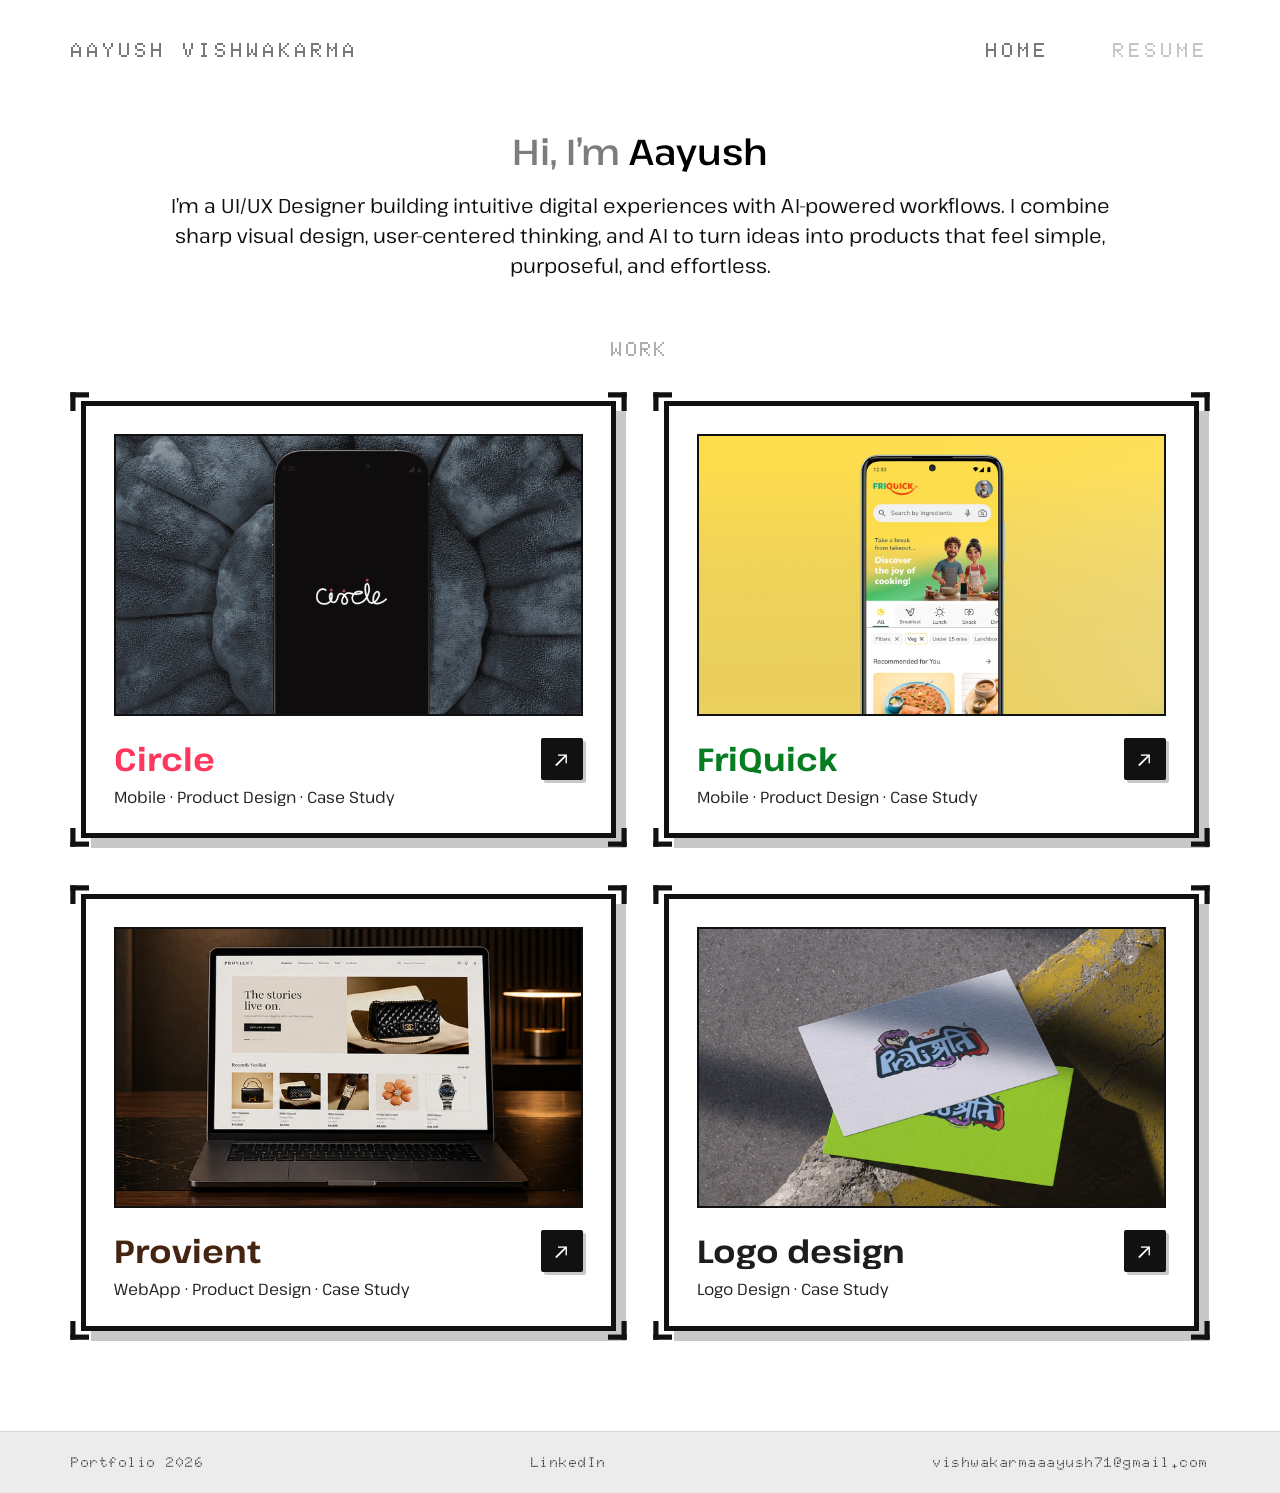
<file: index.html>
<!doctype html>
<html lang="en">
<head>
<meta charset="utf-8">
<meta name="viewport" content="width=device-width,initial-scale=1">
<title>Aayush Vishwakarma — UI/UX Designer</title>
<meta name="description" content="Aayush Vishwakarma — UI/UX Designer building intuitive digital experiences with AI-powered workflows.">
<link rel="stylesheet" href="styles.css">
</head>
<body>
<div class="site">
<header class="nav">
<a href="index.html" aria-label="Aayush Vishwakarma home">AAYUSH VISHWAKARMA</a>
<nav class="nav-links" aria-label="Primary">
<a href="index.html" aria-current="page">HOME</a>
<a href="https://drive.google.com/file/d/1-AcvKeTlHi1iWYPP7UyLhqGAym3TWVrb/view?usp=drivesdk" target="_blank" rel="noopener">RESUME</a>
</nav>
</header>

<main>
<section class="hero">
<h1>Hi, I’m <span>Aayush</span></h1>
<p>I’m a UI/UX Designer building intuitive digital experiences with AI-powered workflows. I combine sharp visual design, user-centered thinking, and AI to turn ideas into products that feel simple, purposeful, and effortless.</p>
</section>

<h2 class="section-title">WORK</h2>

<section class="projects" aria-label="Selected work">
<a class="project circle" href="circle.html">
  <div class="project-frame">
    <div class="project-visual"><img src="assets/circle-preview.jpg" alt="Circle project preview" width="1400" height="840"></div>
    <div class="project-meta">
      <div class="title-row">
        <div class="title">Circle</div>
        <span class="arrow" aria-hidden="true">↗</span>
      </div>
      <div class="meta">Mobile · Product Design · Case Study</div>
    </div>
  </div>
</a>

<a class="project friquick" href="friquick.html">
  <div class="project-frame">
    <div class="project-visual"><img src="assets/friquick-preview.jpg" alt="FriQuick project preview" width="1400" height="840"></div>
    <div class="project-meta">
      <div class="title-row">
        <div class="title">FriQuick</div>
        <span class="arrow" aria-hidden="true">↗</span>
      </div>
      <div class="meta">Mobile · Product Design · Case Study</div>
    </div>
  </div>
</a>

<a class="project provient" href="provient.html">
  <div class="project-frame">
    <div class="project-visual"><img src="assets/provient-preview.jpg" alt="Provient project preview" width="1400" height="840"></div>
    <div class="project-meta">
      <div class="title-row">
        <div class="title">Provient</div>
        <span class="arrow" aria-hidden="true">↗</span>
      </div>
      <div class="meta">WebApp · Product Design · Case Study</div>
    </div>
  </div>
</a>

<a class="project logo" href="logo-design.html">
  <div class="project-frame">
    <div class="project-visual"><img src="assets/logo-preview.jpg" alt="Logo design project preview" width="1400" height="840"></div>
    <div class="project-meta">
      <div class="title-row">
        <div class="title">Logo design</div>
        <span class="arrow" aria-hidden="true">↗</span>
      </div>
      <div class="meta">Logo Design · Case Study</div>
    </div>
  </div>
</a>
</section>
</main>

<footer class="site-footer">
<span>Portfolio 2026</span>
<a href="https://www.linkedin.com/in/aayushvishwakarma2003" target="_blank" rel="noopener">LinkedIn</a>
<a href="mailto:vishwakarmaaayush71@gmail.com">vishwakarmaaayush71@gmail.com</a>
</footer>
</div>
</body>
</html>
</file>
<file: styles.css>
@import url('https://fonts.googleapis.com/css2?family=Doto:wght@700;900&family=Nunito:wght@400;500;600;700&family=Pathway+Extreme:wght@400;500;600;700&display=swap');

:root{
  --ink:#111;
  --muted:#666;
  --paper:#fff;
  --pad:clamp(24px,5.55vw,80px);
  --sketch:#111;
  --sketch-shadow:#c8c8c8;
  --footer-bg:#ececec;
}

*{box-sizing:border-box}
html{scroll-behavior:smooth}
body{
  margin:0;
  background:#fff;
  color:var(--ink);
  font-family:'Pathway Extreme',sans-serif;
  -webkit-font-smoothing:antialiased;
}
a{color:inherit;text-decoration:none}
img{max-width:100%;display:block}

.site{
  min-height:100vh;
  display:flex;
  flex-direction:column;
}
.site > main{flex:1}

/* ---- Nav ---- */
.nav{
  display:flex;
  align-items:flex-start;
  justify-content:space-between;
  padding:40px var(--pad) 0;
  letter-spacing:4px;
  font-family:Doto,sans-serif;
  font-weight:700;
  font-size:20px;
  line-height:1;
}
.nav-links{display:flex;gap:63px}
.nav a{transition:opacity .2s ease,color .2s ease}
.nav a:hover{opacity:.55}
.nav-links a{color:#9a9a9a}
.nav-links a[aria-current="page"]{color:#111}

/* ---- Hero ---- */
.hero{
  text-align:center;
  max-width:1040px;
  margin:70px auto 0;
  padding:0 24px;
}
.hero h1{
  font-family:'Pathway Extreme',sans-serif;
  font-size:36px;
  line-height:1.15;
  margin:0 0 20px;
  font-weight:600;
  color:#7d7d7d;
}
.hero h1 span{color:#000}
.hero p{
  font-size:20px;
  line-height:30px;
  margin:0;
  color:#111;
}

/* ---- Work ---- */
.section-title{
  text-align:center;
  font-family:Doto,sans-serif;
  font-weight:700;
  font-size:20px;
  letter-spacing:2.4px;
  margin:56px 0 40px;
  color:#6f6f6f;
}

.projects{
  max-width:1260px;
  margin:0 auto;
  padding:0 var(--pad) 100px;
  display:grid;
  grid-template-columns:repeat(2,minmax(0,1fr));
  gap:56px 48px;
}

.project{
  display:block;
  color:inherit;
  position:relative;
}

.project-frame{
  position:relative;
  background:#fff;
  padding:28px 28px 24px;
  border:5px solid var(--sketch);
  box-shadow:10px 10px 0 var(--sketch-shadow);
  transition:transform .25s ease, box-shadow .25s ease;
}
/* Sketch corner overshoots */
.project-frame::before{
  content:"";
  position:absolute;
  inset:-5px;
  pointer-events:none;
  background:
    linear-gradient(var(--sketch),var(--sketch)) 0 0 / 18px 5px no-repeat,
    linear-gradient(var(--sketch),var(--sketch)) 100% 0 / 18px 5px no-repeat,
    linear-gradient(var(--sketch),var(--sketch)) 0 100% / 18px 5px no-repeat,
    linear-gradient(var(--sketch),var(--sketch)) 100% 100% / 18px 5px no-repeat,
    linear-gradient(var(--sketch),var(--sketch)) 0 0 / 5px 18px no-repeat,
    linear-gradient(var(--sketch),var(--sketch)) 100% 0 / 5px 18px no-repeat,
    linear-gradient(var(--sketch),var(--sketch)) 0 100% / 5px 18px no-repeat,
    linear-gradient(var(--sketch),var(--sketch)) 100% 100% / 5px 18px no-repeat;
  transform:scale(1.04);
  transform-origin:center;
}

.project:hover .project-frame{
  transform:translate(-2px,-2px);
  box-shadow:14px 14px 0 var(--sketch-shadow);
}

.project-visual{
  aspect-ratio:5 / 3;
  overflow:hidden;
  background:#111;
  border:2px solid #111;
}
.project-visual img{
  width:100%;
  height:100%;
  object-fit:cover;
  object-position:center;
  display:block;
  transition:transform .45s cubic-bezier(.2,.7,.2,1);
}
.project:hover .project-visual img{transform:scale(1.03)}
.friquick .project-visual{background:#fedd4d}

.project-meta{margin-top:22px}
.title-row{
  display:flex;
  align-items:center;
  gap:16px;
  margin-bottom:6px;
}
.title{
  font-size:32px;
  line-height:1.2;
  font-weight:700;
  flex:1;
}
.meta{
  font-size:16px;
  line-height:1.45;
  color:#222;
}
.arrow{
  flex:0 0 auto;
  width:42px;
  height:42px;
  background:#111;
  color:#fff;
  border-radius:2px;
  display:grid;
  place-items:center;
  font-size:22px;
  line-height:1;
  box-shadow:3px 3px 0 var(--sketch-shadow);
  transition:transform .2s ease, box-shadow .2s ease;
}
.project:hover .arrow{
  transform:translate(-1px,-1px);
  box-shadow:5px 5px 0 var(--sketch-shadow);
}

.circle .title{color:#ff365d}
.friquick .title{color:#057d20}
.provient .title{color:#452411}
.logo .title{color:#1d1d1d}

/* ---- Footer ---- */
.site-footer{
  display:flex;
  align-items:center;
  justify-content:space-between;
  gap:24px;
  padding:22px var(--pad);
  background:var(--footer-bg);
  border-top:1px solid #d7d7d7;
  font-family:Doto,sans-serif;
  font-weight:700;
  font-size:14px;
  letter-spacing:1.5px;
  color:#222;
}
.site-footer a{transition:opacity .2s ease}
.site-footer a:hover{opacity:.55}

/* ---- Case studies ---- */
.case-shell{background:#fff;min-height:100vh}
.case-shell.logo-case{background:#d7d7e2}
.case-nav{
  position:sticky;top:0;z-index:10;
  background:rgba(255,255,255,.94);
  backdrop-filter:blur(12px);
  border-bottom:1px solid #eee;
  padding-top:22px;padding-bottom:22px;
}
.case-image{display:block;width:min(100%,1600px);height:auto;margin:0 auto}
.case-actions{display:flex;flex-wrap:wrap;gap:12px;justify-content:center;padding:28px 24px 48px}
.btn{border:1px solid #111;border-radius:999px;padding:10px 18px;font-size:14px;background:#fff}
.btn:hover{background:#111;color:#fff}

@media (max-width:900px){
  .nav{padding-top:24px;font-size:14px;letter-spacing:2.5px}
  .nav-links{gap:24px}
  .hero{margin-top:52px}
  .hero h1{font-size:30px}
  .hero p{font-size:17px;line-height:26px}
  .section-title{font-size:16px;margin-top:42px;margin-bottom:28px}
  .projects{grid-template-columns:1fr;gap:36px;padding:0 24px 72px}
  .project-frame{padding:20px 20px 18px;box-shadow:8px 8px 0 var(--sketch-shadow)}
  .meta{font-size:14px}
  .title{font-size:26px}
  .arrow{width:36px;height:36px;font-size:18px}
  .site-footer{font-size:11px;letter-spacing:1px;padding:18px 20px;gap:12px}
  .case-nav{padding-bottom:18px}
  .case-actions{padding:18px 18px 36px}
}
@media (max-width:520px){
  .nav{font-size:10px;letter-spacing:2px}
  .nav-links{gap:16px}
  .hero{padding:0 18px}
  .hero h1{font-size:26px}
  .hero p{font-size:15px;line-height:23px}
  .projects{padding:0 18px 60px}
  .project-frame{padding:16px 16px 14px;border-width:4px}
  .site-footer{flex-direction:column;text-align:center;gap:8px}
}
</file>
